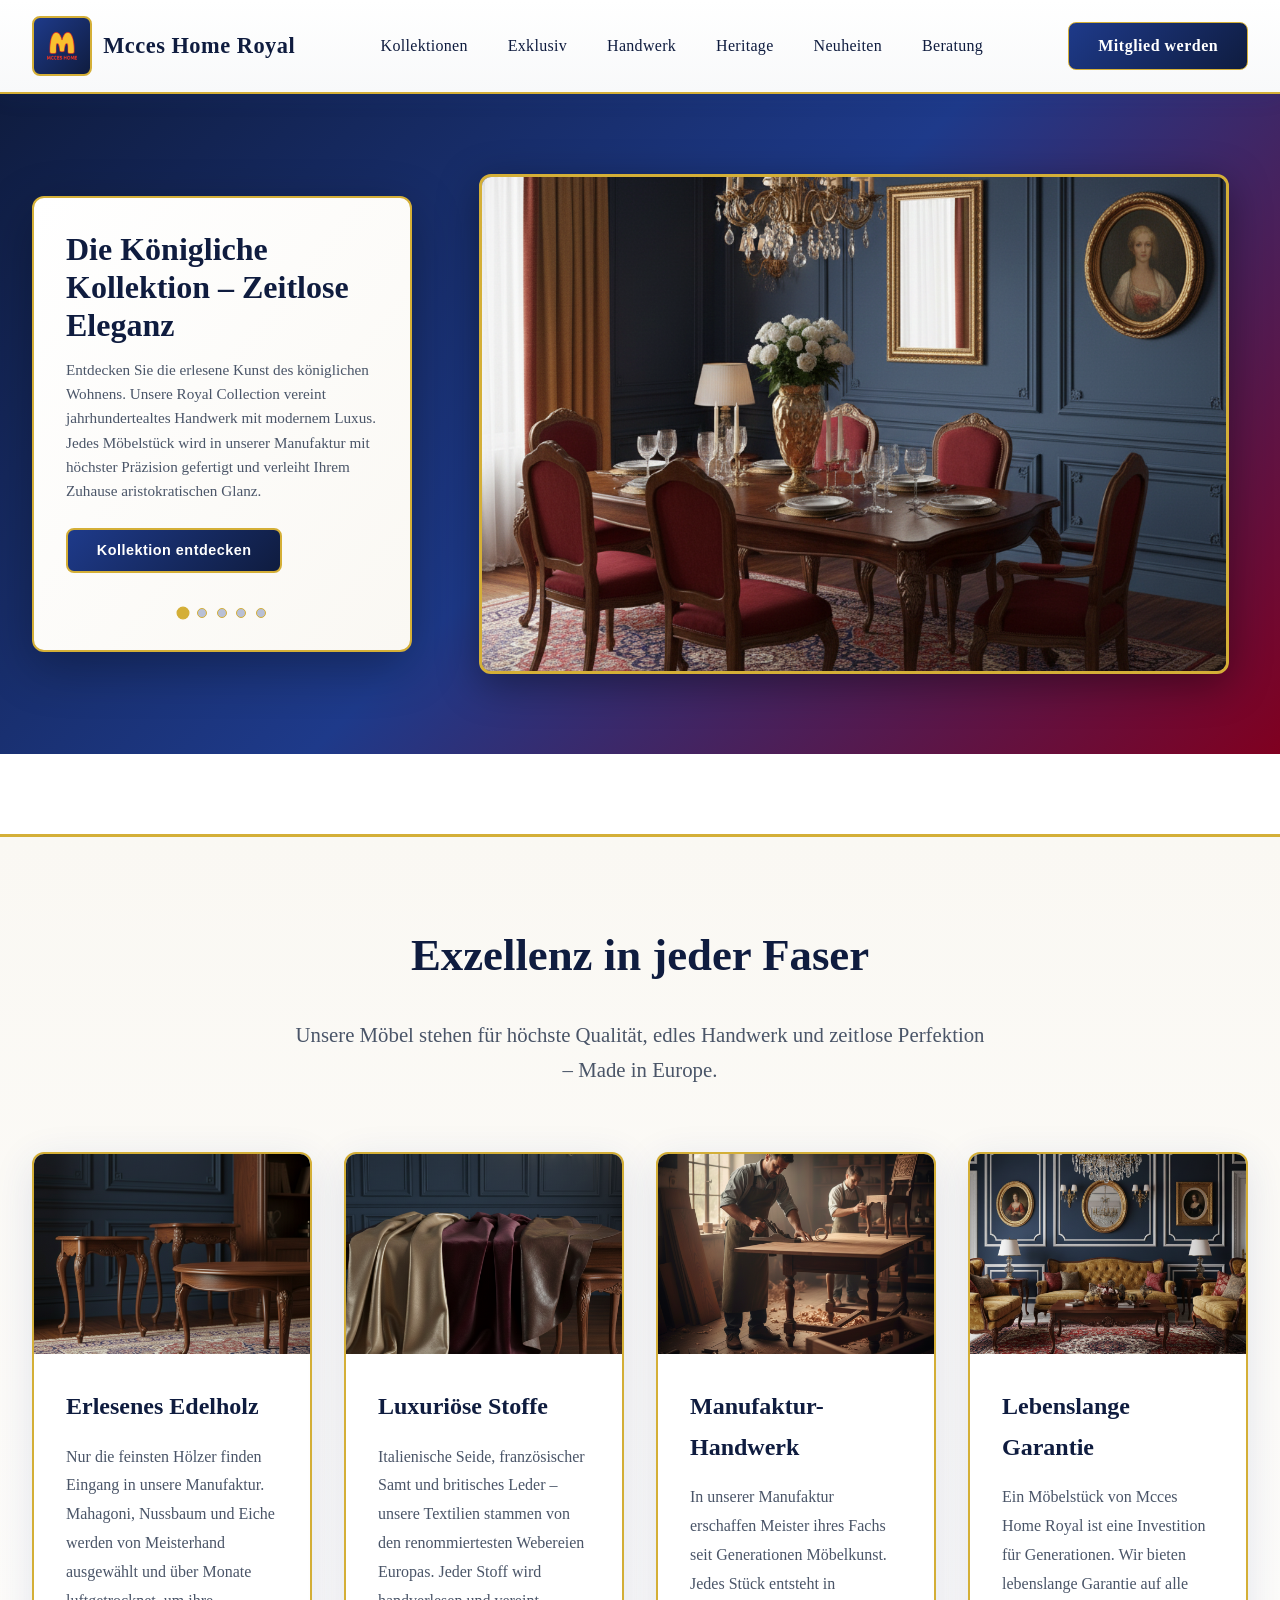
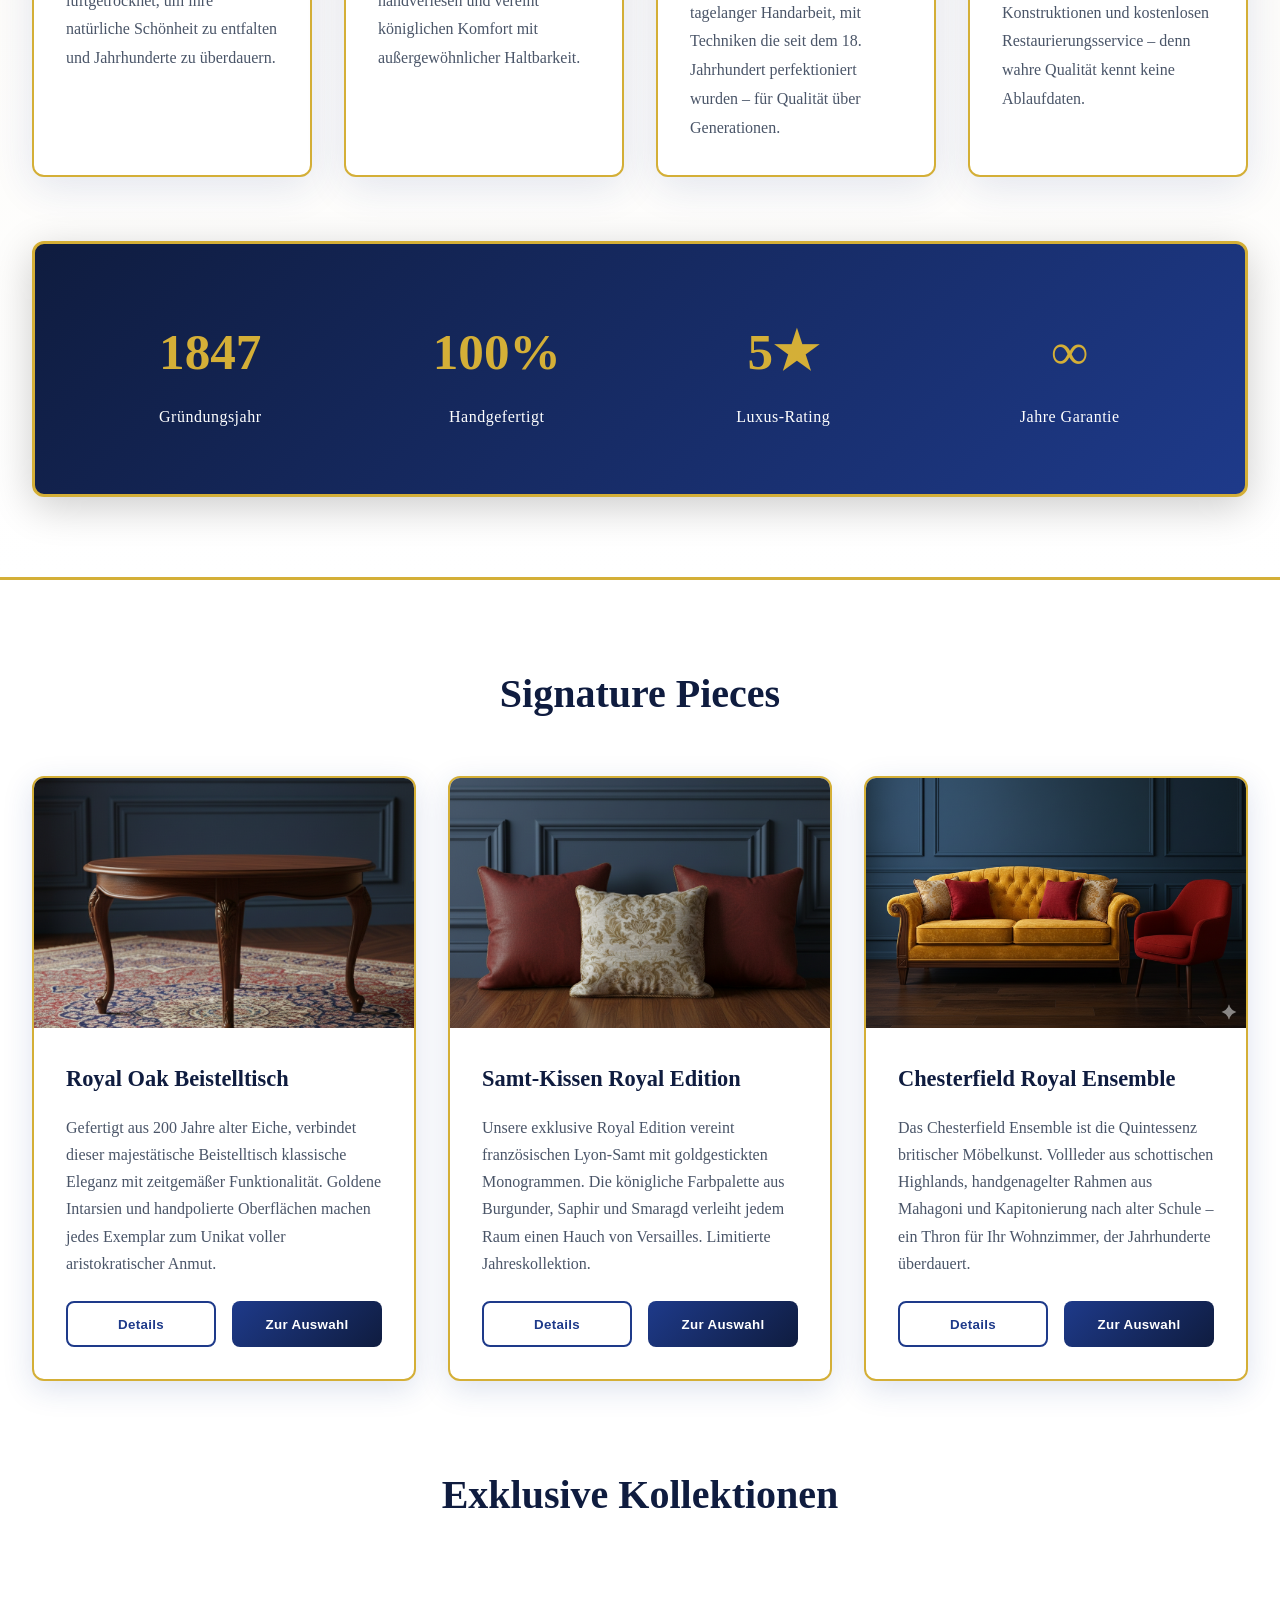
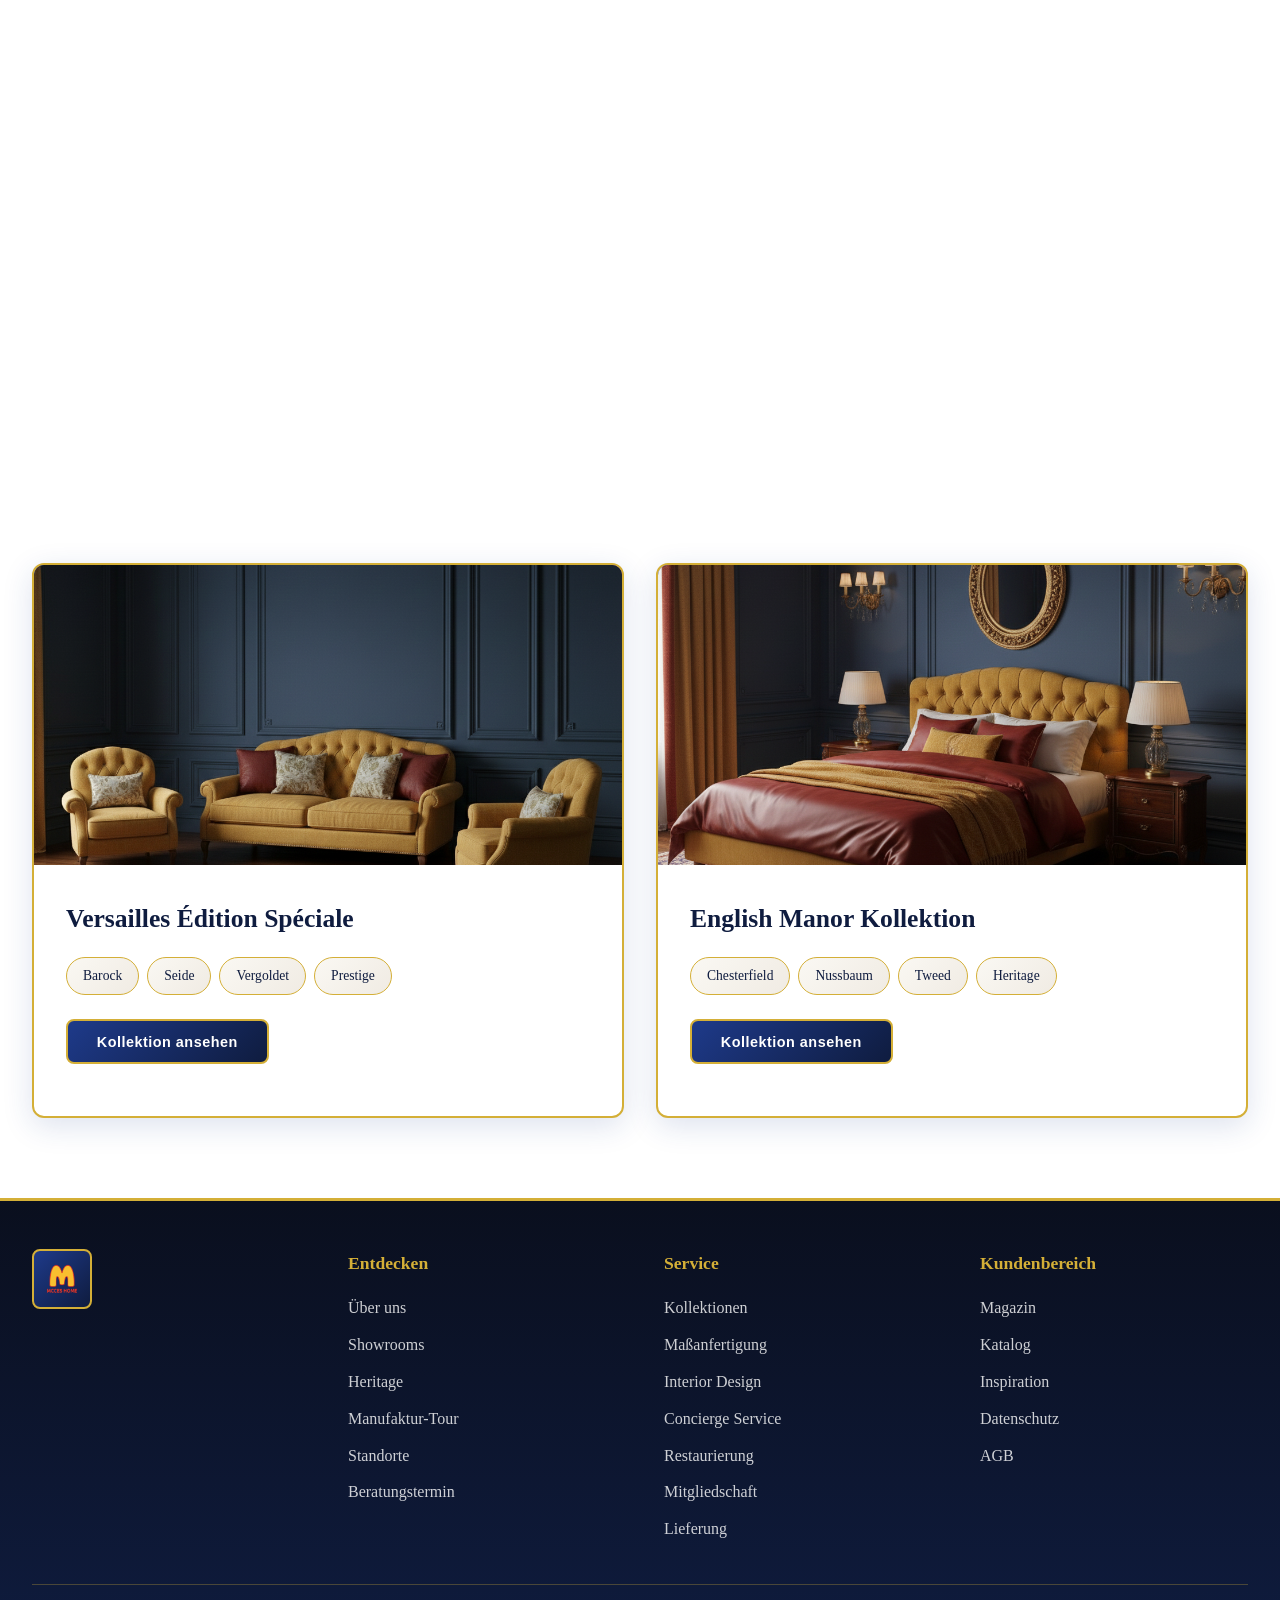
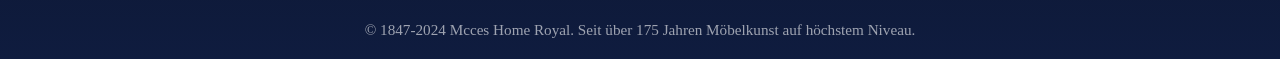
<file: index.html>
<!DOCTYPE html>
<html lang="de">
<head>
    <meta charset="UTF-8">
    <meta name="viewport" content="width=device-width, initial-scale=1.0">
    <title>Mcces Home Royal - Exklusive Möbelkunst</title>
    <link rel="stylesheet" href="style-royal.css">
</head>
<body>
    <!-- Header -->
    <header>
        <nav>
            <div class="logo">
                <div class="logo-icon">
                    <img src="images/logo.png" alt="Mcces Home Royal Logo">
                </div>
                <span>Mcces Home Royal</span>
            </div>
            <ul class="nav-links">
                <li><a href="#kollektionen">Kollektionen</a></li>
                <li><a href="#exklusiv">Exklusiv</a></li>
                <li><a href="#handwerk">Handwerk</a></li>
                <li><a href="#heritage">Heritage</a></li>
                <li><a href="#neuheiten">Neuheiten</a></li>
                <li><a href="#beratung">Beratung</a></li>
            </ul>
            <div class="nav-icons">
                
                <a href="#" class="auth-btn">Mitglied werden</a>
                <button class="mobile-menu-btn" onclick="toggleMobileMenu()">☰</button>
            </div>
        </nav>
    </header>

    <!-- Mobile Menu -->
    <div class="mobile-nav" id="mobileNav">
        <div class="mobile-nav-header">
            <div class="logo">
                <div class="logo-icon">
                    <img src="images/logo.png" alt="Mcces Home Royal Logo">
                </div>
                <span>Mcces Home Royal</span>
            </div>
            <button class="close-menu" onclick="toggleMobileMenu()">✕</button>
        </div>
        <ul class="mobile-nav-links">
            <li><a href="#kollektionen" onclick="toggleMobileMenu()">Kollektionen</a></li>
            <li><a href="#exklusiv" onclick="toggleMobileMenu()">Exklusiv</a></li>
            <li><a href="#handwerk" onclick="toggleMobileMenu()">Handwerk</a></li>
            <li><a href="#heritage" onclick="toggleMobileMenu()">Heritage</a></li>
            <li><a href="#neuheiten" onclick="toggleMobileMenu()">Neuheiten</a></li>
            <li><a href="#beratung" onclick="toggleMobileMenu()">Beratung</a></li>
        </ul>
    </div>

    <!-- Hero Section -->
    <section class="hero">
        <div class="hero-content">
            <div class="hero-text">
                <h1>Die Königliche Kollektion – Zeitlose Eleganz</h1>
                <p>Entdecken Sie die erlesene Kunst des königlichen Wohnens. Unsere Royal Collection vereint jahrhundertealtes Handwerk mit modernem Luxus. Jedes Möbelstück wird in unserer Manufaktur mit höchster Präzision gefertigt und verleiht Ihrem Zuhause aristokratischen Glanz.</p>
                <button class="cta-btn">Kollektion entdecken</button>
                
                <!-- Carousel Dots unter dem Text -->
                <div class="carousel-dots">
                    <span class="dot active" onclick="changeDot(0)"></span>
                    <span class="dot" onclick="changeDot(1)"></span>
                    <span class="dot" onclick="changeDot(2)"></span>
                    <span class="dot" onclick="changeDot(3)"></span>
                    <span class="dot" onclick="changeDot(4)"></span>
                </div>
            </div>
            <div class="hero-image">
                <div class="hero-carousel">
                    <!-- HERO BILDER - 5 Bilder für Carousel -->
                    <img src="images/hero-sofa.png" alt="Royal Collection" class="carousel-image active">
                    <img src="images/hero-bild2.png" alt="Exklusive Möbel" class="carousel-image">
                    <img src="images/hero-bild3.png" alt="Luxus Interior" class="carousel-image">
                    <img src="images/hero-bild4.png" alt="Edle Einrichtung" class="carousel-image">
                    <img src="images/hero-bild5.png" alt="Königliches Design" class="carousel-image">
                </div>
            </div>
        </div>
    </section>

    <!-- Excellence Section -->
    <section class="sustainability-section">
        <div class="sustainability-container">
            <div class="sustainability-header">
                <h2>Exzellenz in jeder Faser</h2>
                <p>Unsere Möbel stehen für höchste Qualität, edles Handwerk und zeitlose Perfektion – Made in Europe.</p>
            </div>
            
            <div class="sustainability-grid">
                <div class="sustainability-card">
                    
                    <div class="sustainability-image">
                        <img src="images/nachhaltigkeit-holz.png" alt="Edelholz Auswahl">
                    </div>
                    <div class="sustainability-content">
                        <h3>Erlesenes Edelholz</h3>
                        <p>Nur die feinsten Hölzer finden Eingang in unsere Manufaktur. Mahagoni, Nussbaum und Eiche werden von Meisterhand ausgewählt und über Monate luftgetrocknet, um ihre natürliche Schönheit zu entfalten und Jahrhunderte zu überdauern.</p>
                    </div>
                </div>

                <div class="sustainability-card">
                    
                    <div class="sustainability-image">
                        <img src="images/nachhaltigkeit-recycling.png" alt="Luxuriöse Stoffe">
                    </div>
                    <div class="sustainability-content">
                        <h3>Luxuriöse Stoffe</h3>
                        <p>Italienische Seide, französischer Samt und britisches Leder – unsere Textilien stammen von den renommiertesten Webereien Europas. Jeder Stoff wird handverlesen und vereint königlichen Komfort mit außergewöhnlicher Haltbarkeit.</p>
                    </div>
                </div>

                <div class="sustainability-card">
                    
                    <div class="sustainability-image">
                        <img src="images/nachhaltigkeit-lieferung.png" alt="Manufaktur Handwerk">
                    </div>
                    <div class="sustainability-content">
                        <h3>Manufaktur-Handwerk</h3>
                        <p>In unserer Manufaktur erschaffen Meister ihres Fachs seit Generationen Möbelkunst. Jedes Stück entsteht in tagelanger Handarbeit, mit Techniken die seit dem 18. Jahrhundert perfektioniert wurden – für Qualität über Generationen.</p>
                    </div>
                </div>

                <div class="sustainability-card">
                    
                    <div class="sustainability-image">
                        <img src="images/nachhaltigkeit-handwerk.png" alt="Lebenslange Garantie">
                    </div>
                    <div class="sustainability-content">
                        <h3>Lebenslange Garantie</h3>
                        <p>Ein Möbelstück von Mcces Home Royal ist eine Investition für Generationen. Wir bieten lebenslange Garantie auf alle Konstruktionen und kostenlosen Restaurierungsservice – denn wahre Qualität kennt keine Ablaufdaten.</p>
                    </div>
                </div>
            </div>

            <div class="sustainability-stats">
                <div class="stat">
                    <span class="stat-number">1847</span>
                    <span class="stat-label">Gründungsjahr</span>
                </div>
                <div class="stat">
                    <span class="stat-number">100%</span>
                    <span class="stat-label">Handgefertigt</span>
                </div>
                <div class="stat">
                    <span class="stat-number">5★</span>
                    <span class="stat-label">Luxus-Rating</span>
                </div>
                <div class="stat">
                    <span class="stat-number">∞</span>
                    <span class="stat-label">Jahre Garantie</span>
                </div>
            </div>
        </div>
    </section>

    <!-- Products Section -->
    <section class="products-section">
        <h2 class="section-title">Signature Pieces</h2>
        <div class="products-grid">
            <div class="product-card">
                <div class="product-image">
                    <img src="images/eichenholz-tisch.png" alt="Königlicher Beistelltisch">
                </div>
                <div class="product-info">
                    <h3>Royal Oak Beistelltisch</h3>
                    <p>Gefertigt aus 200 Jahre alter Eiche, verbindet dieser majestätische Beistelltisch klassische Eleganz mit zeitgemäßer Funktionalität. Goldene Intarsien und handpolierte Oberflächen machen jedes Exemplar zum Unikat voller aristokratischer Anmut.</p>
                    <div class="product-actions">
                        <button class="btn-secondary">Details</button>
                        <button class="btn-cart">Zur Auswahl</button>
                    </div>
                </div>
            </div>

            <div class="product-card">
                <div class="product-image">
                    <img src="images/sofakissen-set.png" alt="Samt-Kissen Set">
                </div>
                <div class="product-info">
                    <h3>Samt-Kissen Royal Edition</h3>
                    <p>Unsere exklusive Royal Edition vereint französischen Lyon-Samt mit goldgestickten Monogrammen. Die königliche Farbpalette aus Burgunder, Saphir und Smaragd verleiht jedem Raum einen Hauch von Versailles. Limitierte Jahreskollektion.</p>
                    <div class="product-actions">
                        <button class="btn-secondary">Details</button>
                        <button class="btn-cart">Zur Auswahl</button>
                    </div>
                </div>
            </div>

            <div class="product-card">
                <div class="product-image">
                    <img src="images/senfsofa-sessel.png" alt="Chesterfield Ensemble">
                </div>
                <div class="product-info">
                    <h3>Chesterfield Royal Ensemble</h3>
                    <p>Das Chesterfield Ensemble ist die Quintessenz britischer Möbelkunst. Vollleder aus schottischen Highlands, handgenagelter Rahmen aus Mahagoni und Kapitonierung nach alter Schule – ein Thron für Ihr Wohnzimmer, der Jahrhunderte überdauert.</p>
                    <div class="product-actions">
                        <button class="btn-secondary">Details</button>
                        <button class="btn-cart">Zur Auswahl</button>
                    </div>
                </div>
            </div>
        </div>

        <h2 class="section-title">Exklusive Kollektionen</h2>
        <div class="collections-grid">
            <div class="collection-card">
                <div class="collection-image">
                    <img src="images/kollektion1.png" alt="Palace Collection">
                </div>
                <div class="collection-info">
                    <h3>The Palace Collection</h3>
                    <div class="collection-tags">
                        <span class="tag">Samt</span>
                        <span class="tag">Mahagoni</span>
                        <span class="tag">Gold</span>
                    </div>
                    <button class="cta-btn">Kollektion ansehen</button>
                </div>
            </div>

            <div class="collection-card">
                <div class="collection-image">
                    <img src="images/kollektion2.png" alt="Windsor Heritage">
                </div>
                <div class="collection-info">
                    <h3>Windsor Heritage Kollektion</h3>
                    <div class="collection-tags">
                        <span class="tag">Leder</span>
                        <span class="tag">Eiche</span>
                        <span class="tag">Klassisch</span>
                        <span class="tag">Limitiert</span>
                    </div>
                    <button class="cta-btn">Kollektion ansehen</button>
                </div>
            </div>

            <div class="collection-card">
                <div class="collection-image">
                    <img src="images/kollektion3.png" alt="Versailles Édition">
                </div>
                <div class="collection-info">
                    <h3>Versailles Édition Spéciale</h3>
                    <div class="collection-tags">
                        <span class="tag">Barock</span>
                        <span class="tag">Seide</span>
                        <span class="tag">Vergoldet</span>
                        <span class="tag">Prestige</span>
                    </div>
                    <button class="cta-btn">Kollektion ansehen</button>
                </div>
            </div>

            <div class="collection-card">
                <div class="collection-image">
                    <img src="images/kollektion4.png" alt="English Manor">
                </div>
                <div class="collection-info">
                    <h3>English Manor Kollektion</h3>
                    <div class="collection-tags">
                        <span class="tag">Chesterfield</span>
                        <span class="tag">Nussbaum</span>
                        <span class="tag">Tweed</span>
                        <span class="tag">Heritage</span>
                    </div>
                    <button class="cta-btn">Kollektion ansehen</button>
                </div>
            </div>
        </div>
    </section>

    <!-- Footer -->
    <footer>
        <div class="footer-content">
            <div class="footer-section">
                <div class="logo">
                    <div class="logo-icon">
                        <img src="images/logo.png" alt="Mcces Home Royal Logo">
                    </div>
                </div>
            </div>

            <div class="footer-section">
                <h4>Entdecken</h4>
                <ul>
                    <li><a href="#">Über uns</a></li>
                    <li><a href="#">Showrooms</a></li>
                    <li><a href="#">Heritage</a></li>
                    <li><a href="#">Manufaktur-Tour</a></li>
                    <li><a href="#">Standorte</a></li>
                    <li><a href="#">Beratungstermin</a></li>
                </ul>
            </div>

            <div class="footer-section">
                <h4>Service</h4>
                <ul>
                    <li><a href="#">Kollektionen</a></li>
                    <li><a href="#">Maßanfertigung</a></li>
                    <li><a href="#">Interior Design</a></li>
                    <li><a href="#">Concierge Service</a></li>
                    <li><a href="#">Restaurierung</a></li>
                    <li><a href="#">Mitgliedschaft</a></li>
                    <li><a href="#">Lieferung</a></li>
                </ul>
            </div>

            <div class="footer-section">
                <h4>Kundenbereich</h4>
                <ul>
                    <li><a href="#">Magazin</a></li>
                    <li><a href="#">Katalog</a></li>
                    <li><a href="#">Inspiration</a></li>
                    <li><a href="#">Datenschutz</a></li>
                    <li><a href="#">AGB</a></li>
                </ul>
            </div>
        </div>
        <div class="footer-bottom">
            <p>© 1847-2024 Mcces Home Royal. Seit über 175 Jahren Möbelkunst auf höchstem Niveau.</p>
        </div>
    </footer>

    <script src="script.js"></script>
</body>
</html>
</file>
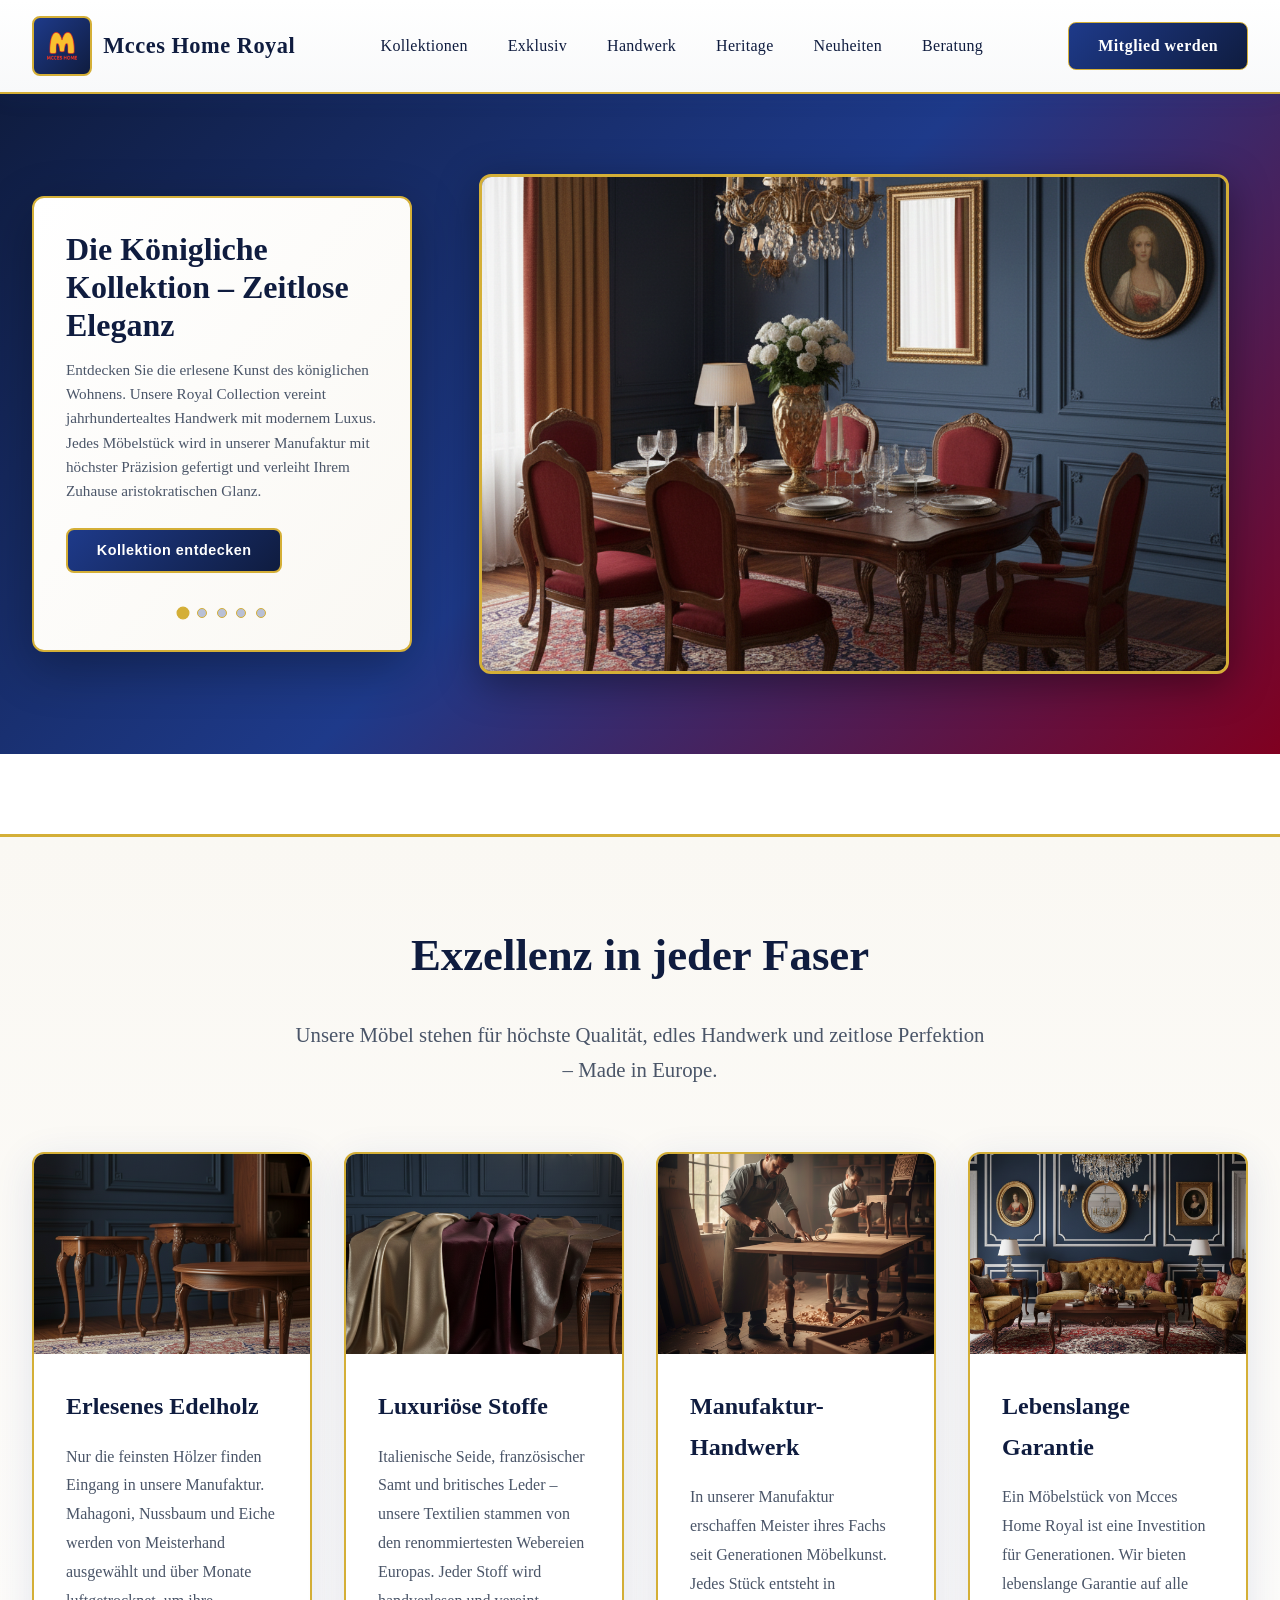
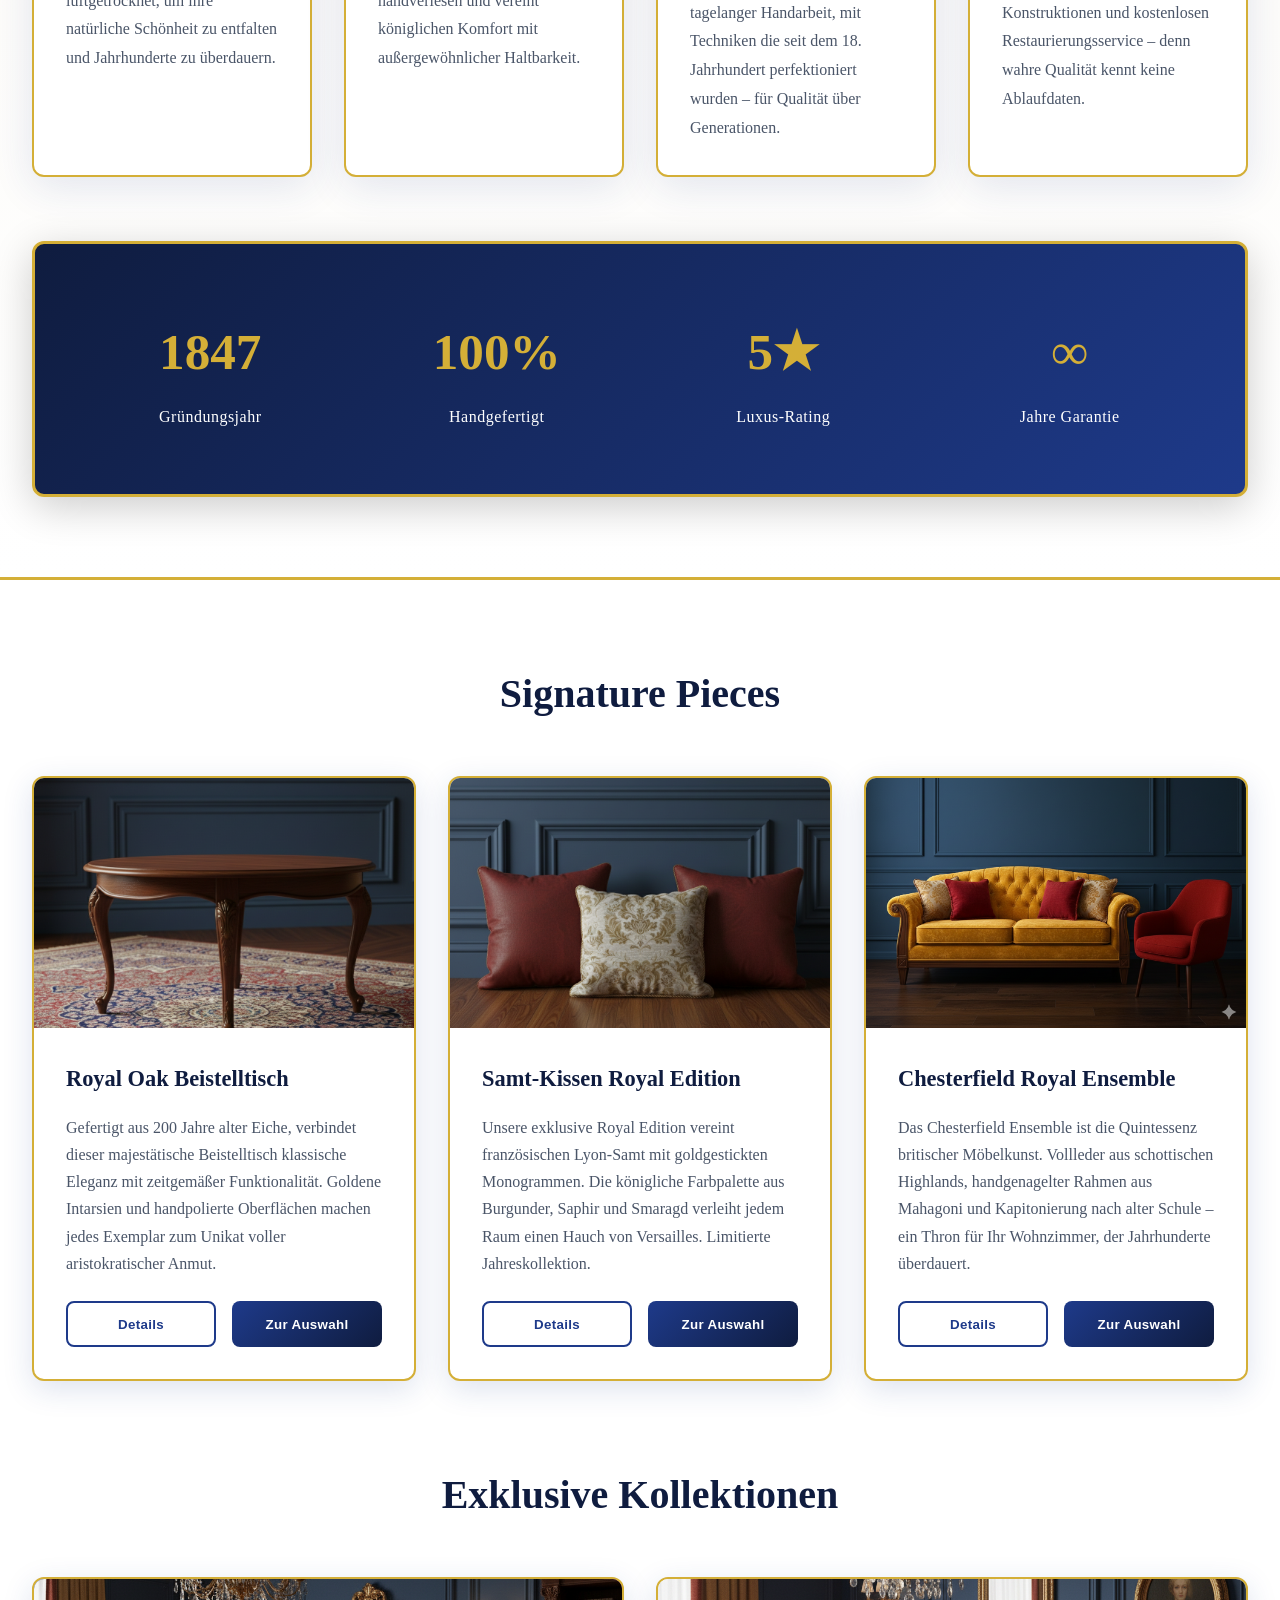
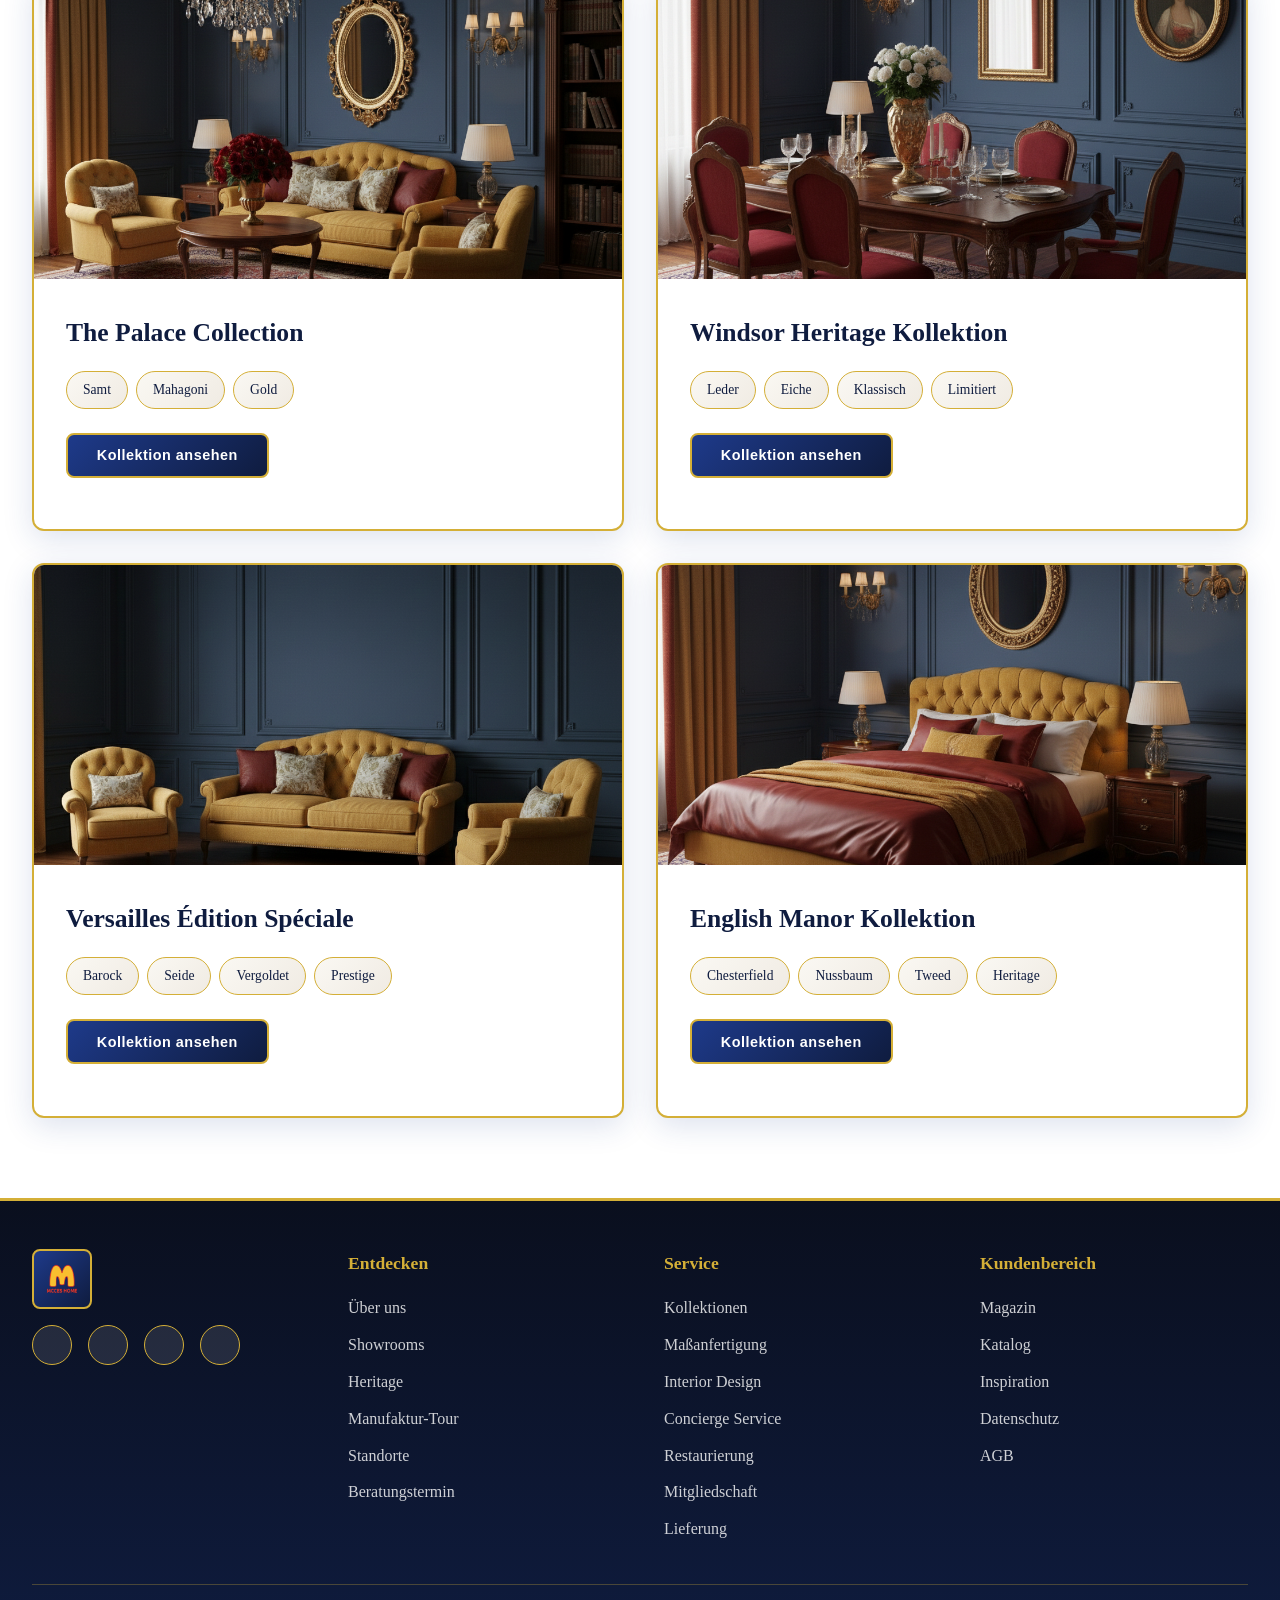
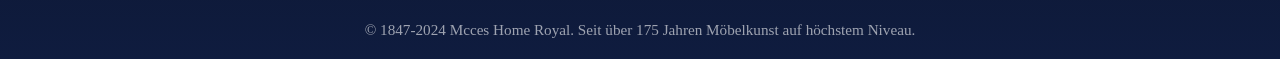
<file: index-royal.html>
<!DOCTYPE html>
<html lang="de">
<head>
    <meta charset="UTF-8">
    <meta name="viewport" content="width=device-width, initial-scale=1.0">
    <title>Mcces Home Royal - Exklusive Möbelkunst</title>
    <link rel="stylesheet" href="style-royal.css">
</head>
<body>
    <!-- Header -->
    <header>
        <nav>
            <div class="logo">
                <div class="logo-icon">
                    <img src="images/logo.png" alt="Mcces Home Royal Logo">
                </div>
                <span>Mcces Home Royal</span>
            </div>
            <ul class="nav-links">
                <li><a href="#kollektionen">Kollektionen</a></li>
                <li><a href="#exklusiv">Exklusiv</a></li>
                <li><a href="#handwerk">Handwerk</a></li>
                <li><a href="#heritage">Heritage</a></li>
                <li><a href="#neuheiten">Neuheiten</a></li>
                <li><a href="#beratung">Beratung</a></li>
            </ul>
            <div class="nav-icons">

                <a href="#" class="auth-btn">Mitglied werden</a>
                <button class="mobile-menu-btn" onclick="toggleMobileMenu()">☰</button>
            </div>
        </nav>
    </header>

    <!-- Mobile Menu -->
    <div class="mobile-nav" id="mobileNav">
        <div class="mobile-nav-header">
            <div class="logo">
                <div class="logo-icon">
                    <img src="images/logo.png" alt="Mcces Home Royal Logo">
                </div>
                <span>Mcces Home Royal</span>
            </div>
            <button class="close-menu" onclick="toggleMobileMenu()">✕</button>
        </div>
        <ul class="mobile-nav-links">
            <li><a href="#kollektionen" onclick="toggleMobileMenu()">Kollektionen</a></li>
            <li><a href="#exklusiv" onclick="toggleMobileMenu()">Exklusiv</a></li>
            <li><a href="#handwerk" onclick="toggleMobileMenu()">Handwerk</a></li>
            <li><a href="#heritage" onclick="toggleMobileMenu()">Heritage</a></li>
            <li><a href="#neuheiten" onclick="toggleMobileMenu()">Neuheiten</a></li>
            <li><a href="#beratung" onclick="toggleMobileMenu()">Beratung</a></li>
        </ul>
    </div>

    <!-- Hero Section -->
    <section class="hero">
        <div class="hero-content">
            <div class="hero-text">
                <h1>Die Königliche Kollektion – Zeitlose Eleganz</h1>
                <p>Entdecken Sie die erlesene Kunst des königlichen Wohnens. Unsere Royal Collection vereint jahrhundertealtes Handwerk mit modernem Luxus. Jedes Möbelstück wird in unserer Manufaktur mit höchster Präzision gefertigt und verleiht Ihrem Zuhause aristokratischen Glanz.</p>
                <button class="cta-btn">Kollektion entdecken</button>
                
                <!-- Carousel Dots unter dem Text -->
                <div class="carousel-dots">
                    <span class="dot active" onclick="changeDot(0)"></span>
                    <span class="dot" onclick="changeDot(1)"></span>
                    <span class="dot" onclick="changeDot(2)"></span>
                    <span class="dot" onclick="changeDot(3)"></span>
                    <span class="dot" onclick="changeDot(4)"></span>
                </div>
            </div>
            <div class="hero-image">
                <div class="hero-carousel">
                    <!-- HERO BILDER - 5 Bilder für Carousel -->
                    <img src="images/hero-sofa.png" alt="Royal Collection" class="carousel-image active">
                    <img src="images/hero-bild2.png" alt="Exklusive Möbel" class="carousel-image">
                    <img src="images/hero-bild3.png" alt="Luxus Interior" class="carousel-image">
                    <img src="images/hero-bild4.png" alt="Edle Einrichtung" class="carousel-image">
                    <img src="images/hero-bild5.png" alt="Königliches Design" class="carousel-image">
                </div>
            </div>
        </div>
    </section>

    <!-- Excellence Section -->
    <section class="sustainability-section">
        <div class="sustainability-container">
            <div class="sustainability-header">
                <h2>Exzellenz in jeder Faser</h2>
                <p>Unsere Möbel stehen für höchste Qualität, edles Handwerk und zeitlose Perfektion – Made in Europe.</p>
            </div>
            
            <div class="sustainability-grid">
                <div class="sustainability-card">
                    <div class="sustainability-image">
                        <img src="images/nachhaltigkeit-holz.png" alt="Edelholz Auswahl">
                    </div>
                    <div class="sustainability-content">
                        <h3>Erlesenes Edelholz</h3>
                        <p>Nur die feinsten Hölzer finden Eingang in unsere Manufaktur. Mahagoni, Nussbaum und Eiche werden von Meisterhand ausgewählt und über Monate luftgetrocknet, um ihre natürliche Schönheit zu entfalten und Jahrhunderte zu überdauern.</p>
                    </div>
                </div>

                <div class="sustainability-card">
                    <div class="sustainability-image">
                        <img src="images/nachhaltigkeit-recycling.png" alt="Luxuriöse Stoffe">
                    </div>
                    <div class="sustainability-content">
                        <h3>Luxuriöse Stoffe</h3>
                        <p>Italienische Seide, französischer Samt und britisches Leder – unsere Textilien stammen von den renommiertesten Webereien Europas. Jeder Stoff wird handverlesen und vereint königlichen Komfort mit außergewöhnlicher Haltbarkeit.</p>
                    </div>
                </div>

                <div class="sustainability-card">
                    <div class="sustainability-image">
                        <img src="images/nachhaltigkeit-lieferung.png" alt="Manufaktur Handwerk">
                    </div>
                    <div class="sustainability-content">
                        <h3>Manufaktur-Handwerk</h3>
                        <p>In unserer Manufaktur erschaffen Meister ihres Fachs seit Generationen Möbelkunst. Jedes Stück entsteht in tagelanger Handarbeit, mit Techniken die seit dem 18. Jahrhundert perfektioniert wurden – für Qualität über Generationen.</p>
                    </div>
                </div>

                <div class="sustainability-card">
                    <div class="sustainability-image">
                        <img src="images/nachhaltigkeit-handwerk.png" alt="Lebenslange Garantie">
                    </div>
                    <div class="sustainability-content">
                        <h3>Lebenslange Garantie</h3>
                        <p>Ein Möbelstück von Mcces Home Royal ist eine Investition für Generationen. Wir bieten lebenslange Garantie auf alle Konstruktionen und kostenlosen Restaurierungsservice – denn wahre Qualität kennt keine Ablaufdaten.</p>
                    </div>
                </div>
            </div>

            <div class="sustainability-stats">
                <div class="stat">
                    <span class="stat-number">1847</span>
                    <span class="stat-label">Gründungsjahr</span>
                </div>
                <div class="stat">
                    <span class="stat-number">100%</span>
                    <span class="stat-label">Handgefertigt</span>
                </div>
                <div class="stat">
                    <span class="stat-number">5★</span>
                    <span class="stat-label">Luxus-Rating</span>
                </div>
                <div class="stat">
                    <span class="stat-number">∞</span>
                    <span class="stat-label">Jahre Garantie</span>
                </div>
            </div>
        </div>
    </section>

    <!-- Products Section -->
    <section class="products-section">
        <h2 class="section-title">Signature Pieces</h2>
        <div class="products-grid">
            <div class="product-card">
                <div class="product-image">
                    <img src="images/eichenholz-tisch.png" alt="Königlicher Beistelltisch">
                </div>
                <div class="product-info">
                    <h3>Royal Oak Beistelltisch</h3>
                    <p>Gefertigt aus 200 Jahre alter Eiche, verbindet dieser majestätische Beistelltisch klassische Eleganz mit zeitgemäßer Funktionalität. Goldene Intarsien und handpolierte Oberflächen machen jedes Exemplar zum Unikat voller aristokratischer Anmut.</p>
                    <div class="product-actions">
                        <button class="btn-secondary">Details</button>
                        <button class="btn-cart">Zur Auswahl</button>
                    </div>
                </div>
            </div>

            <div class="product-card">
                <div class="product-image">
                    <img src="images/sofakissen-set.png" alt="Samt-Kissen Set">
                </div>
                <div class="product-info">
                    <h3>Samt-Kissen Royal Edition</h3>
                    <p>Unsere exklusive Royal Edition vereint französischen Lyon-Samt mit goldgestickten Monogrammen. Die königliche Farbpalette aus Burgunder, Saphir und Smaragd verleiht jedem Raum einen Hauch von Versailles. Limitierte Jahreskollektion.</p>
                    <div class="product-actions">
                        <button class="btn-secondary">Details</button>
                        <button class="btn-cart">Zur Auswahl</button>
                    </div>
                </div>
            </div>

            <div class="product-card">
                <div class="product-image">
                    <img src="images/senfsofa-sessel.png" alt="Chesterfield Ensemble">
                </div>
                <div class="product-info">
                    <h3>Chesterfield Royal Ensemble</h3>
                    <p>Das Chesterfield Ensemble ist die Quintessenz britischer Möbelkunst. Vollleder aus schottischen Highlands, handgenagelter Rahmen aus Mahagoni und Kapitonierung nach alter Schule – ein Thron für Ihr Wohnzimmer, der Jahrhunderte überdauert.</p>
                    <div class="product-actions">
                        <button class="btn-secondary">Details</button>
                        <button class="btn-cart">Zur Auswahl</button>
                    </div>
                </div>
            </div>
        </div>

        <h2 class="section-title">Exklusive Kollektionen</h2>
        <div class="collections-grid">
            <div class="collection-card">
                <div class="collection-image">
                    <img src="images/kollektion1.png" alt="Palace Collection">
                </div>
                <div class="collection-info">
                    <h3>The Palace Collection</h3>
                    <div class="collection-tags">
                        <span class="tag">Samt</span>
                        <span class="tag">Mahagoni</span>
                        <span class="tag">Gold</span>
                    </div>
                    <button class="cta-btn">Kollektion ansehen</button>
                </div>
            </div>

            <div class="collection-card">
                <div class="collection-image">
                    <img src="images/kollektion2.png" alt="Windsor Heritage">
                </div>
                <div class="collection-info">
                    <h3>Windsor Heritage Kollektion</h3>
                    <div class="collection-tags">
                        <span class="tag">Leder</span>
                        <span class="tag">Eiche</span>
                        <span class="tag">Klassisch</span>
                        <span class="tag">Limitiert</span>
                    </div>
                    <button class="cta-btn">Kollektion ansehen</button>
                </div>
            </div>

            <div class="collection-card">
                <div class="collection-image">
                    <img src="images/kollektion3.png" alt="Versailles Édition">
                </div>
                <div class="collection-info">
                    <h3>Versailles Édition Spéciale</h3>
                    <div class="collection-tags">
                        <span class="tag">Barock</span>
                        <span class="tag">Seide</span>
                        <span class="tag">Vergoldet</span>
                        <span class="tag">Prestige</span>
                    </div>
                    <button class="cta-btn">Kollektion ansehen</button>
                </div>
            </div>

            <div class="collection-card">
                <div class="collection-image">
                    <img src="images/kollektion4.png" alt="English Manor">
                </div>
                <div class="collection-info">
                    <h3>English Manor Kollektion</h3>
                    <div class="collection-tags">
                        <span class="tag">Chesterfield</span>
                        <span class="tag">Nussbaum</span>
                        <span class="tag">Tweed</span>
                        <span class="tag">Heritage</span>
                    </div>
                    <button class="cta-btn">Kollektion ansehen</button>
                </div>
            </div>
        </div>
    </section>

    <!-- Footer -->
    <footer>
        <div class="footer-content">
            <div class="footer-section">
                <div class="logo">
                    <div class="logo-icon">
                        <img src="images/logo.png" alt="Mcces Home Royal Logo">
                    </div>
                </div>
                <div class="social-icons">
                    <div class="social-icon"></div>
                    <div class="social-icon"></div>
                    <div class="social-icon"></div>
                    <div class="social-icon"></div>
                </div>
            </div>

            <div class="footer-section">
                <h4>Entdecken</h4>
                <ul>
                    <li><a href="#">Über uns</a></li>
                    <li><a href="#">Showrooms</a></li>
                    <li><a href="#">Heritage</a></li>
                    <li><a href="#">Manufaktur-Tour</a></li>
                    <li><a href="#">Standorte</a></li>
                    <li><a href="#">Beratungstermin</a></li>
                </ul>
            </div>

            <div class="footer-section">
                <h4>Service</h4>
                <ul>
                    <li><a href="#">Kollektionen</a></li>
                    <li><a href="#">Maßanfertigung</a></li>
                    <li><a href="#">Interior Design</a></li>
                    <li><a href="#">Concierge Service</a></li>
                    <li><a href="#">Restaurierung</a></li>
                    <li><a href="#">Mitgliedschaft</a></li>
                    <li><a href="#">Lieferung</a></li>
                </ul>
            </div>

            <div class="footer-section">
                <h4>Kundenbereich</h4>
                <ul>
                    <li><a href="#">Magazin</a></li>
                    <li><a href="#">Katalog</a></li>
                    <li><a href="#">Inspiration</a></li>
                    <li><a href="#">Datenschutz</a></li>
                    <li><a href="#">AGB</a></li>
                </ul>
            </div>
        </div>
        <div class="footer-bottom">
            <p>© 1847-2024 Mcces Home Royal. Seit über 175 Jahren Möbelkunst auf höchstem Niveau.</p>
        </div>
    </footer>

    <script src="script.js"></script>
</body>
</html>
</file>
<file: style-royal.css>
* {
    margin: 0;
    padding: 0;
    box-sizing: border-box;
}

:root {
    --royal-blue: #1e3a8a;
    --royal-gold: #d4af37;
    --deep-burgundy: #800020;
    --navy: #0f1c3f;
    --cream: #faf8f3;
    --dark-bg: #0a0f1e;
    --text-dark: #1a1a1a;
    --text-light: #4a5568;
}

body {
    font-family: 'Garamond', 'Georgia', serif;
    color: var(--text-dark);
    line-height: 1.7;
}

/* Header */
header {
    background: linear-gradient(to bottom, #ffffff 0%, #f8f9fa 100%);
    box-shadow: 0 4px 20px rgba(30, 58, 138, 0.1);
    position: sticky;
    top: 0;
    z-index: 1000;
    border-bottom: 2px solid var(--royal-gold);
}

nav {
    max-width: 1400px;
    margin: 0 auto;
    padding: 1rem 2rem;
    display: flex;
    justify-content: space-between;
    align-items: center;
}

.logo {
    display: flex;
    align-items: center;
    gap: 0.7rem;
    font-size: 1.4rem;
    font-weight: 600;
    color: var(--navy);
    letter-spacing: 0.5px;
}

.logo-icon {
    width: 60px;
    height: 60px;
    background: linear-gradient(135deg, var(--royal-blue) 0%, var(--navy) 100%);
    border-radius: 8px;
    display: flex;
    align-items: center;
    justify-content: center;
    color: white;
    font-size: 2rem;
    overflow: hidden;
    padding: 8px;
    border: 2px solid var(--royal-gold);
}

.logo-icon img {
    width: 100%;
    height: 100%;
    object-fit: contain;
}

.nav-links {
    display: flex;
    gap: 2.5rem;
    list-style: none;
}

.nav-links a {
    text-decoration: none;
    color: var(--navy);
    font-weight: 500;
    transition: color 0.3s;
    font-size: 1rem;
    letter-spacing: 0.3px;
}

.nav-links a:hover {
    color: var(--royal-gold);
}

.nav-icons {
    display: flex;
    gap: 1.5rem;
    align-items: center;
}

.icon-btn {
    background: none;
    border: none;
    cursor: pointer;
    font-size: 1.2rem;
    color: var(--navy);
}

.auth-btn {
    background: linear-gradient(135deg, var(--royal-blue) 0%, var(--navy) 100%);
    color: white;
    padding: 0.6rem 1.8rem;
    border-radius: 8px;
    text-decoration: none;
    font-weight: 600;
    transition: all 0.3s;
    border: 1px solid var(--royal-gold);
    letter-spacing: 0.5px;
}

.auth-btn:hover {
    transform: translateY(-2px);
    box-shadow: 0 5px 20px rgba(30, 58, 138, 0.3);
}

.mobile-menu-btn {
    display: none;
    background: none;
    border: none;
    font-size: 1.5rem;
    cursor: pointer;
    color: var(--navy);
}

/* Hero Section */
.hero {
    position: relative;
    min-height: 600px;
    background: linear-gradient(135deg, var(--navy) 0%, var(--royal-blue) 50%, var(--deep-burgundy) 100%);
    display: flex;
    align-items: center;
    overflow: hidden;
    padding: 3rem 0;
}

.hero-content {
    max-width: 1400px;
    margin: 0 auto;
    padding: 2rem;
    display: grid;
    grid-template-columns: 0.65fr 1.35fr;
    gap: 3rem;
    align-items: center;
    width: 100%;
}

.hero-text {
    background: linear-gradient(to bottom right, #ffffff 0%, var(--cream) 100%);
    padding: 2rem;
    border-radius: 12px;
    box-shadow: 0 15px 50px rgba(0,0,0,0.3);
    border: 2px solid var(--royal-gold);
}

.hero-text h1 {
    font-size: 2rem;
    margin-bottom: 0.8rem;
    color: var(--navy);
    font-weight: 600;
    line-height: 1.2;
}

.hero-text p {
    color: var(--text-light);
    margin-bottom: 1.5rem;
    font-size: 0.95rem;
    line-height: 1.6;
}

.cta-btn {
    background: linear-gradient(135deg, var(--royal-blue) 0%, var(--navy) 100%);
    color: white;
    padding: 0.8rem 1.8rem;
    border: 2px solid var(--royal-gold);
    border-radius: 8px;
    font-size: 0.9rem;
    font-weight: 600;
    cursor: pointer;
    transition: all 0.3s;
    margin-bottom: 1.2rem;
    letter-spacing: 0.5px;
}

.cta-btn:hover {
    transform: translateY(-3px);
    box-shadow: 0 8px 25px rgba(30, 58, 138, 0.4);
}

.hero-image {
    position: relative;
    height: 100%;
    display: flex;
    align-items: center;
    justify-content: center;
}

.hero-carousel {
    position: relative;
    width: 100%;
    max-width: 750px;
    height: 500px;
    background: rgba(255, 255, 255, 0.1);
    border-radius: 12px;
    overflow: hidden;
    border: 3px solid var(--royal-gold);
    box-shadow: 0 10px 40px rgba(0,0,0,0.4);
}

.hero-carousel .carousel-image {
    position: absolute;
    top: 0;
    left: 0;
    width: 100%;
    height: 100%;
    object-fit: cover;
    object-position: center;
    display: block;
    opacity: 0;
    transition: opacity 0.5s ease-in-out;
}

.hero-carousel .carousel-image.active {
    opacity: 1;
}

/* Carousel Dots */
.carousel-dots {
    display: flex;
    gap: 0.6rem;
    justify-content: center;
    margin-top: 1rem;
}

.dot {
    width: 10px;
    height: 10px;
    border-radius: 50%;
    background: rgba(30, 58, 138, 0.3);
    cursor: pointer;
    transition: all 0.3s ease;
    border: 1px solid var(--royal-gold);
}

.dot:hover {
    background: rgba(212, 175, 55, 0.6);
    transform: scale(1.2);
}

.dot.active {
    background: var(--royal-gold);
    transform: scale(1.3);
}

/* Excellence Section */
.sustainability-section {
    background: linear-gradient(to bottom, var(--cream) 0%, #ffffff 100%);
    padding: 5rem 2rem;
    margin: 5rem 0;
    border-top: 3px solid var(--royal-gold);
    border-bottom: 3px solid var(--royal-gold);
}

.sustainability-container {
    max-width: 1400px;
    margin: 0 auto;
}

.sustainability-header {
    text-align: center;
    margin-bottom: 4rem;
}

.sustainability-header h2 {
    font-size: 2.8rem;
    color: var(--navy);
    margin-bottom: 1.5rem;
    font-weight: 600;
}

.sustainability-header p {
    font-size: 1.3rem;
    color: var(--text-light);
    max-width: 700px;
    margin: 0 auto;
}

.sustainability-grid {
    display: grid;
    grid-template-columns: repeat(auto-fit, minmax(280px, 1fr));
    gap: 2rem;
    margin-bottom: 4rem;
}

.sustainability-card {
    background: white;
    border-radius: 12px;
    overflow: hidden;
    box-shadow: 0 10px 40px rgba(30, 58, 138, 0.12);
    transition: transform 0.3s, box-shadow 0.3s;
    position: relative;
    border: 2px solid var(--royal-gold);
}

.sustainability-icon {
    position: absolute;
    top: 1.5rem;
    right: 1.5rem;
    font-size: 2.5rem;
    z-index: 10;
    background: white;
    width: 60px;
    height: 60px;
    border-radius: 50%;
    display: flex;
    align-items: center;
    justify-content: center;
    box-shadow: 0 5px 20px rgba(0,0,0,0.15);
    border: 2px solid var(--royal-gold);
}

.sustainability-image {
    width: 100%;
    height: 200px;
    background: linear-gradient(135deg, var(--royal-blue) 0%, var(--deep-burgundy) 100%);
    overflow: hidden;
}

.sustainability-image img {
    width: 100%;
    height: 100%;
    object-fit: cover;
    transition: transform 0.4s;
}

.sustainability-content {
    padding: 2rem;
}

.sustainability-content h3 {
    font-size: 1.5rem;
    color: var(--navy);
    margin-bottom: 1rem;
    font-weight: 600;
}

.sustainability-content p {
    color: var(--text-light);
    line-height: 1.8;
    font-size: 1rem;
}

.sustainability-stats {
    display: grid;
    grid-template-columns: repeat(auto-fit, minmax(200px, 1fr));
    gap: 2rem;
    background: linear-gradient(135deg, var(--navy) 0%, var(--royal-blue) 100%);
    padding: 3rem;
    border-radius: 12px;
    box-shadow: 0 10px 40px rgba(0,0,0,0.2);
    border: 3px solid var(--royal-gold);
}

.stat {
    text-align: center;
    padding: 1rem;
}

.stat-number {
    display: block;
    font-size: 3.2rem;
    font-weight: bold;
    color: var(--royal-gold);
    margin-bottom: 0.5rem;
}

.stat-label {
    display: block;
    font-size: 1rem;
    color: white;
    font-weight: 500;
    letter-spacing: 0.5px;
}

/* Products Section */
.products-section {
    max-width: 1400px;
    margin: 5rem auto;
    padding: 0 2rem;
}

.section-title {
    text-align: center;
    font-size: 2.5rem;
    margin-bottom: 3rem;
    color: var(--navy);
    font-weight: 600;
}

.products-grid {
    display: grid;
    grid-template-columns: repeat(auto-fit, minmax(300px, 1fr));
    gap: 2rem;
    margin-bottom: 5rem;
}

.product-card {
    background: white;
    border-radius: 12px;
    overflow: hidden;
    box-shadow: 0 8px 30px rgba(30, 58, 138, 0.15);
    transition: transform 0.3s, box-shadow 0.3s;
    border: 2px solid var(--royal-gold);
}

.product-image {
    width: 100%;
    height: 250px;
    background: linear-gradient(135deg, var(--royal-blue) 0%, var(--deep-burgundy) 100%);
    position: relative;
    overflow: hidden;
}

.product-image img {
    width: 100%;
    height: 100%;
    object-fit: cover;
    display: block;
    transition: transform 0.4s ease;
}

.product-info {
    padding: 2rem;
}

.product-info h3 {
    font-size: 1.4rem;
    margin-bottom: 1rem;
    color: var(--navy);
    font-weight: 600;
}

.product-info p {
    color: var(--text-light);
    margin-bottom: 1.5rem;
    font-size: 1rem;
    line-height: 1.7;
}

.product-actions {
    display: grid;
    grid-template-columns: 1fr 1fr;
    gap: 1rem;
}

.btn-secondary {
    padding: 0.85rem;
    border: 2px solid var(--royal-blue);
    background: white;
    color: var(--royal-blue);
    border-radius: 8px;
    font-weight: 600;
    cursor: pointer;
    transition: all 0.3s;
    letter-spacing: 0.3px;
}

.btn-secondary:hover {
    background: var(--royal-blue);
    color: white;
}

.btn-cart {
    padding: 0.85rem;
    border: none;
    background: linear-gradient(135deg, var(--royal-blue) 0%, var(--navy) 100%);
    color: white;
    border-radius: 8px;
    font-weight: 600;
    cursor: pointer;
    display: flex;
    align-items: center;
    justify-content: center;
    gap: 0.5rem;
    transition: transform 0.3s;
    letter-spacing: 0.3px;
}

.btn-cart:hover {
    transform: scale(1.05);
}

/* Collections */
.collections-grid {
    display: grid;
    grid-template-columns: repeat(2, 1fr);
    gap: 2rem;
}

.collection-card {
    background: white;
    border-radius: 12px;
    overflow: hidden;
    box-shadow: 0 8px 30px rgba(30, 58, 138, 0.15);
    transition: transform 0.3s, box-shadow 0.3s;
    border: 2px solid var(--royal-gold);
}

.collection-image {
    width: 100%;
    height: 300px;
    background: linear-gradient(135deg, var(--royal-blue) 0%, var(--deep-burgundy) 100%);
    overflow: hidden;
}

.collection-image img {
    width: 100%;
    height: 100%;
    object-fit: cover;
    display: block;
    transition: transform 0.4s ease;
}

.collection-info {
    padding: 2rem;
}

.collection-info h3 {
    font-size: 1.6rem;
    margin-bottom: 1rem;
    color: var(--navy);
    font-weight: 600;
}

.collection-tags {
    display: flex;
    gap: 0.5rem;
    flex-wrap: wrap;
    margin-bottom: 1.5rem;
}

.tag {
    background: linear-gradient(135deg, var(--cream) 0%, #f0ebe3 100%);
    padding: 0.4rem 1rem;
    border-radius: 20px;
    font-size: 0.85rem;
    color: var(--navy);
    border: 1px solid var(--royal-gold);
    font-weight: 500;
}

/* Hover-Effekte - nur auf Desktop */
@media (hover: hover) {
    .product-card:hover {
        transform: translateY(-5px);
        box-shadow: 0 12px 40px rgba(30, 58, 138, 0.25);
    }

    .product-card:hover .product-image img {
        transform: scale(1.03);
    }

    .collection-card:hover {
        transform: translateY(-5px);
        box-shadow: 0 12px 40px rgba(30, 58, 138, 0.25);
    }

    .collection-card:hover .collection-image img {
        transform: scale(1.03);
    }

    .sustainability-card:hover {
        transform: translateY(-5px);
        box-shadow: 0 15px 50px rgba(30, 58, 138, 0.2);
    }

    .sustainability-card:hover .sustainability-image img {
        transform: scale(1.03);
    }
}

/* Footer */
footer {
    background: linear-gradient(to bottom, var(--dark-bg) 0%, var(--navy) 100%);
    color: white;
    padding: 3rem 2rem 1rem;
    margin-top: 5rem;
    border-top: 3px solid var(--royal-gold);
}

.footer-content {
    max-width: 1400px;
    margin: 0 auto;
    display: grid;
    grid-template-columns: repeat(auto-fit, minmax(200px, 1fr));
    gap: 3rem;
    margin-bottom: 2rem;
}

.footer-section h4 {
    margin-bottom: 1rem;
    color: var(--royal-gold);
    font-size: 1.1rem;
    font-weight: 600;
}

.footer-section ul {
    list-style: none;
}

.footer-section ul li {
    margin-bottom: 0.6rem;
}

.footer-section a {
    color: rgba(255,255,255,0.8);
    text-decoration: none;
    transition: color 0.3s;
}

.footer-section a:hover {
    color: var(--royal-gold);
}

.social-icons {
    display: flex;
    gap: 1rem;
    margin-top: 1rem;
}

.social-icon {
    width: 40px;
    height: 40px;
    background: rgba(255,255,255,0.1);
    border-radius: 50%;
    display: flex;
    align-items: center;
    justify-content: center;
    cursor: pointer;
    transition: all 0.3s;
    border: 1px solid var(--royal-gold);
}

.social-icon:hover {
    background: var(--royal-gold);
    transform: scale(1.1);
}

.footer-bottom {
    text-align: center;
    padding-top: 2rem;
    border-top: 1px solid rgba(212, 175, 55, 0.3);
    color: rgba(255,255,255,0.6);
    font-size: 0.95rem;
}

/* Mobile Menu */
.mobile-nav {
    display: none;
    position: fixed;
    top: 0;
    left: 0;
    width: 100%;
    height: 100vh;
    background: white;
    z-index: 2000;
    padding: 2rem;
}

.mobile-nav.active {
    display: block;
}

.mobile-nav-header {
    display: flex;
    justify-content: space-between;
    align-items: center;
    margin-bottom: 2rem;
    padding-bottom: 1rem;
    border-bottom: 2px solid var(--royal-gold);
}

.close-menu {
    background: none;
    border: none;
    font-size: 2rem;
    cursor: pointer;
    color: var(--navy);
}

.mobile-nav-links {
    list-style: none;
}

.mobile-nav-links li {
    margin-bottom: 1.5rem;
}

.mobile-nav-links a {
    text-decoration: none;
    color: var(--navy);
    font-size: 1.2rem;
    font-weight: 500;
}

/* Responsive */
@media (max-width: 1024px) {
    .hero-content {
        grid-template-columns: 1fr;
    }

    .hero-carousel {
        height: 350px;
        max-width: 100%;
    }
}

@media (max-width: 768px) {
    .nav-links {
        display: none;
    }

    .mobile-menu-btn {
        display: block;
    }

    .hero {
        min-height: auto;
    }

    .hero-text {
        padding: 2rem;
    }

    .hero-text h1 {
        font-size: 1.8rem;
    }

    .hero-text p {
        font-size: 0.95rem;
    }

    .hero-carousel {
        height: 280px;
    }

    .sustainability-section {
        padding: 3rem 1rem;
    }

    .sustainability-header h2 {
        font-size: 2rem;
    }

    .sustainability-header p {
        font-size: 1rem;
    }

    .sustainability-grid {
        grid-template-columns: 1fr;
    }

    .sustainability-stats {
        grid-template-columns: repeat(2, 1fr);
        padding: 2rem 1rem;
    }

    .stat-number {
        font-size: 2.5rem;
    }

    .products-grid {
        grid-template-columns: 1fr;
    }

    .collections-grid {
        grid-template-columns: 1fr;
    }

    .footer-content {
        grid-template-columns: 1fr;
    }

    .carousel-dots {
        gap: 0.6rem;
    }

    .dot {
        width: 10px;
        height: 10px;
    }

    .section-title {
        font-size: 2rem;
    }
}

@media (max-width: 480px) {
    nav {
        padding: 1rem;
    }

    .logo {
        font-size: 1.1rem;
    }

    .logo-icon {
        width: 50px;
        height: 50px;
    }

    .hero-text {
        padding: 1.5rem;
    }

    .hero-text h1 {
        font-size: 1.6rem;
    }

    .products-section {
        padding: 0 1rem;
    }

    .section-title {
        font-size: 1.7rem;
    }
}
</file>
